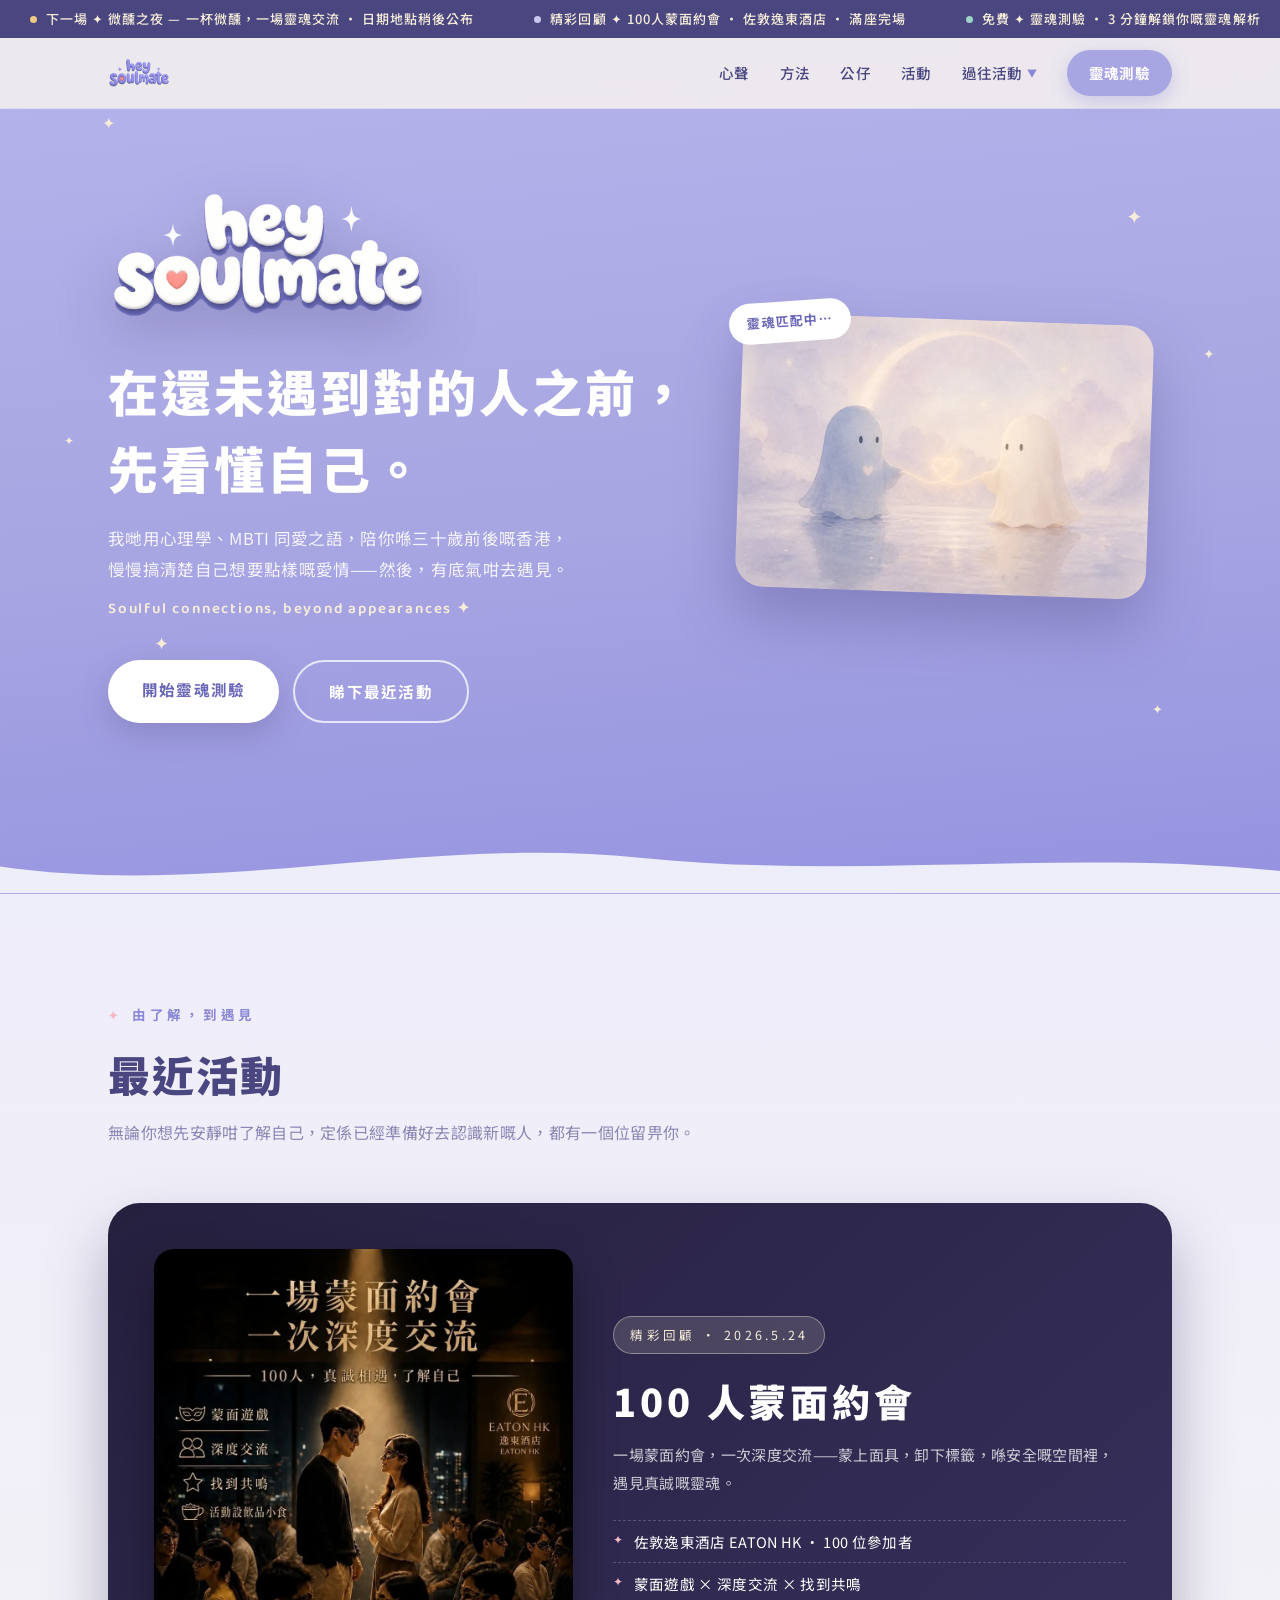
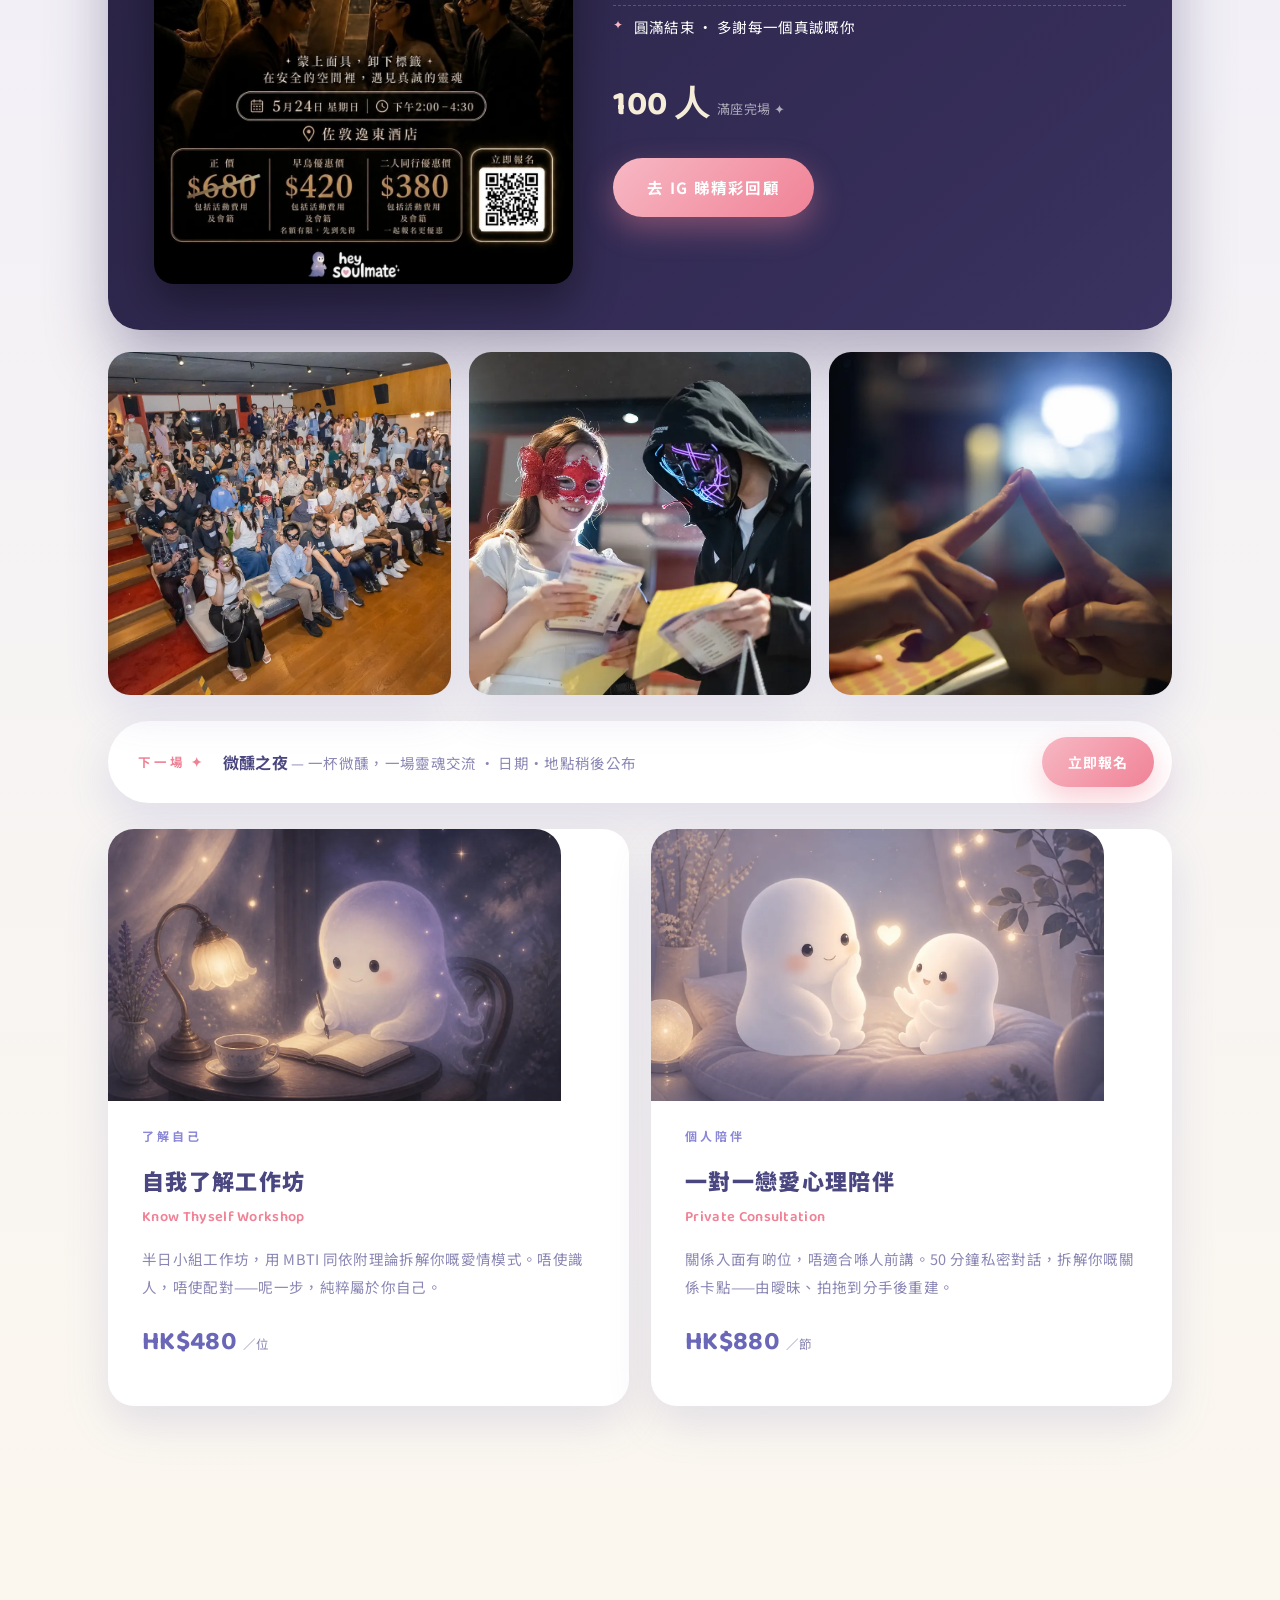
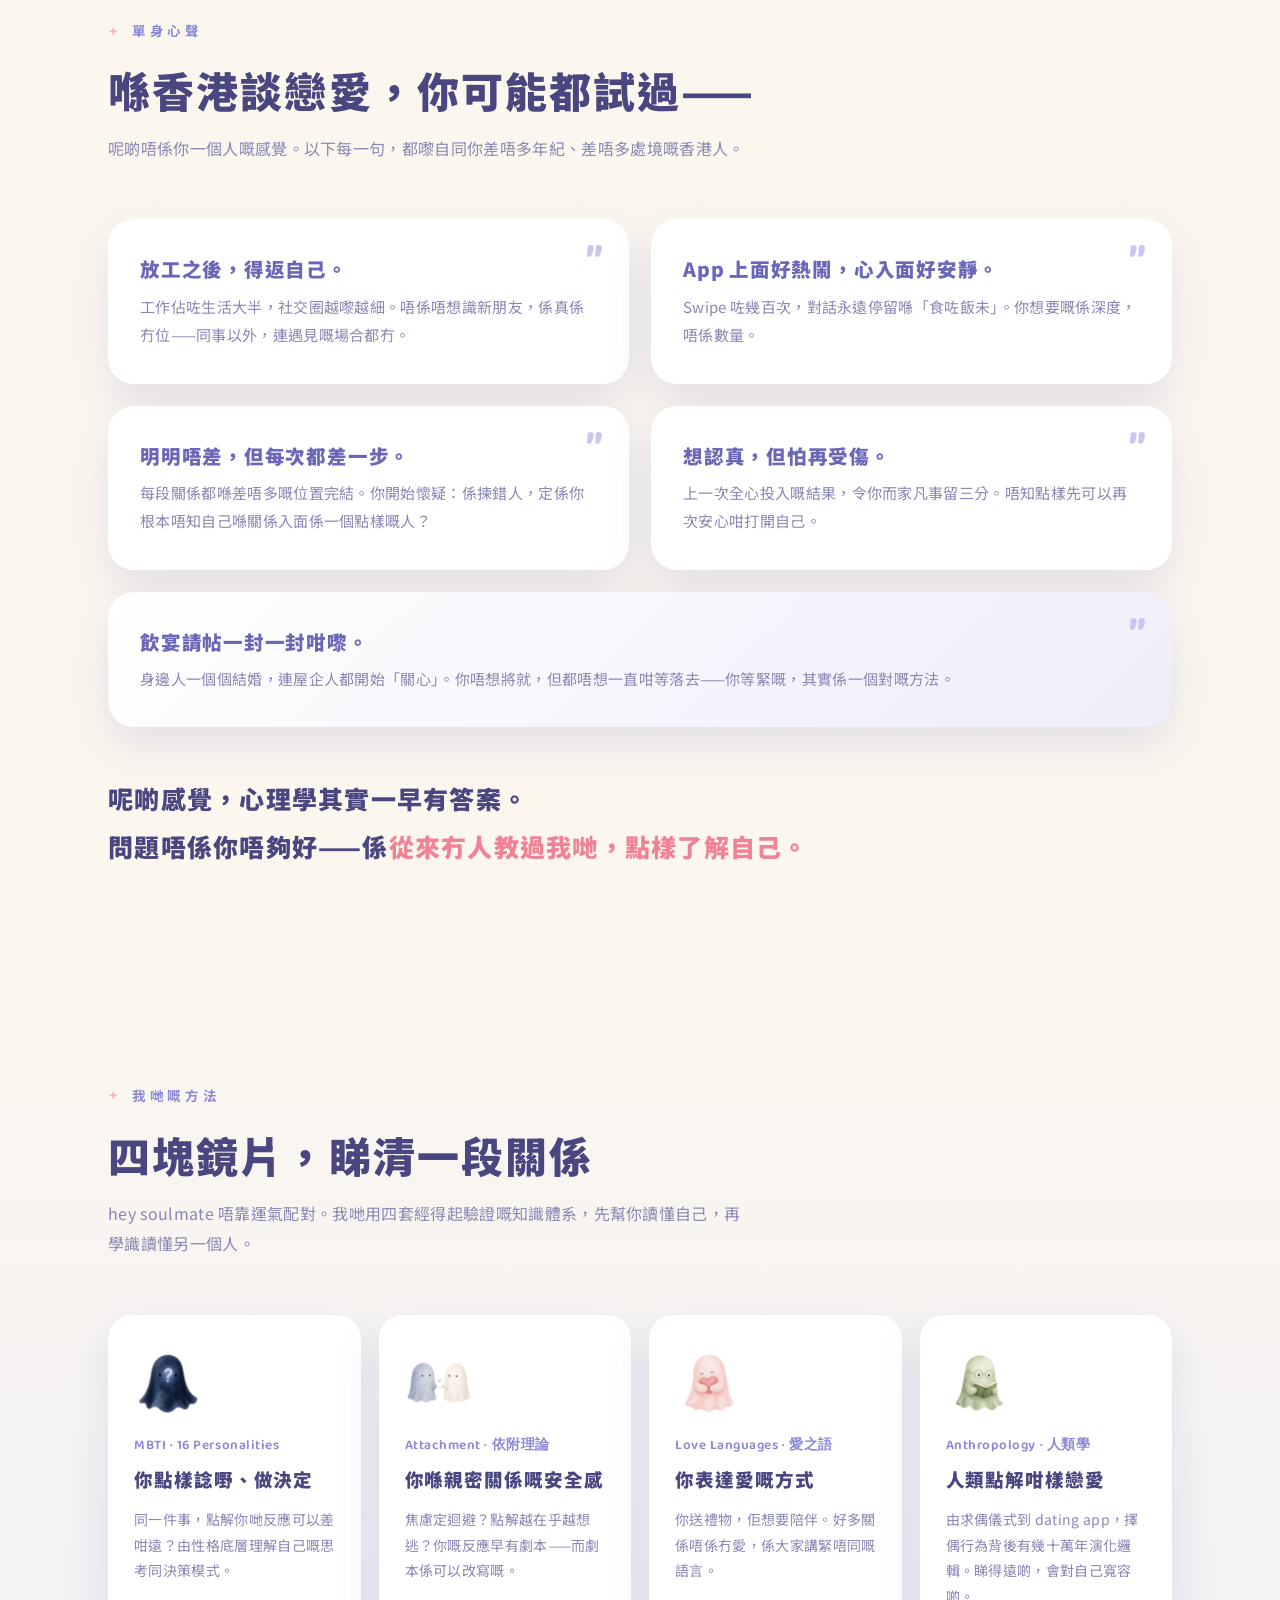
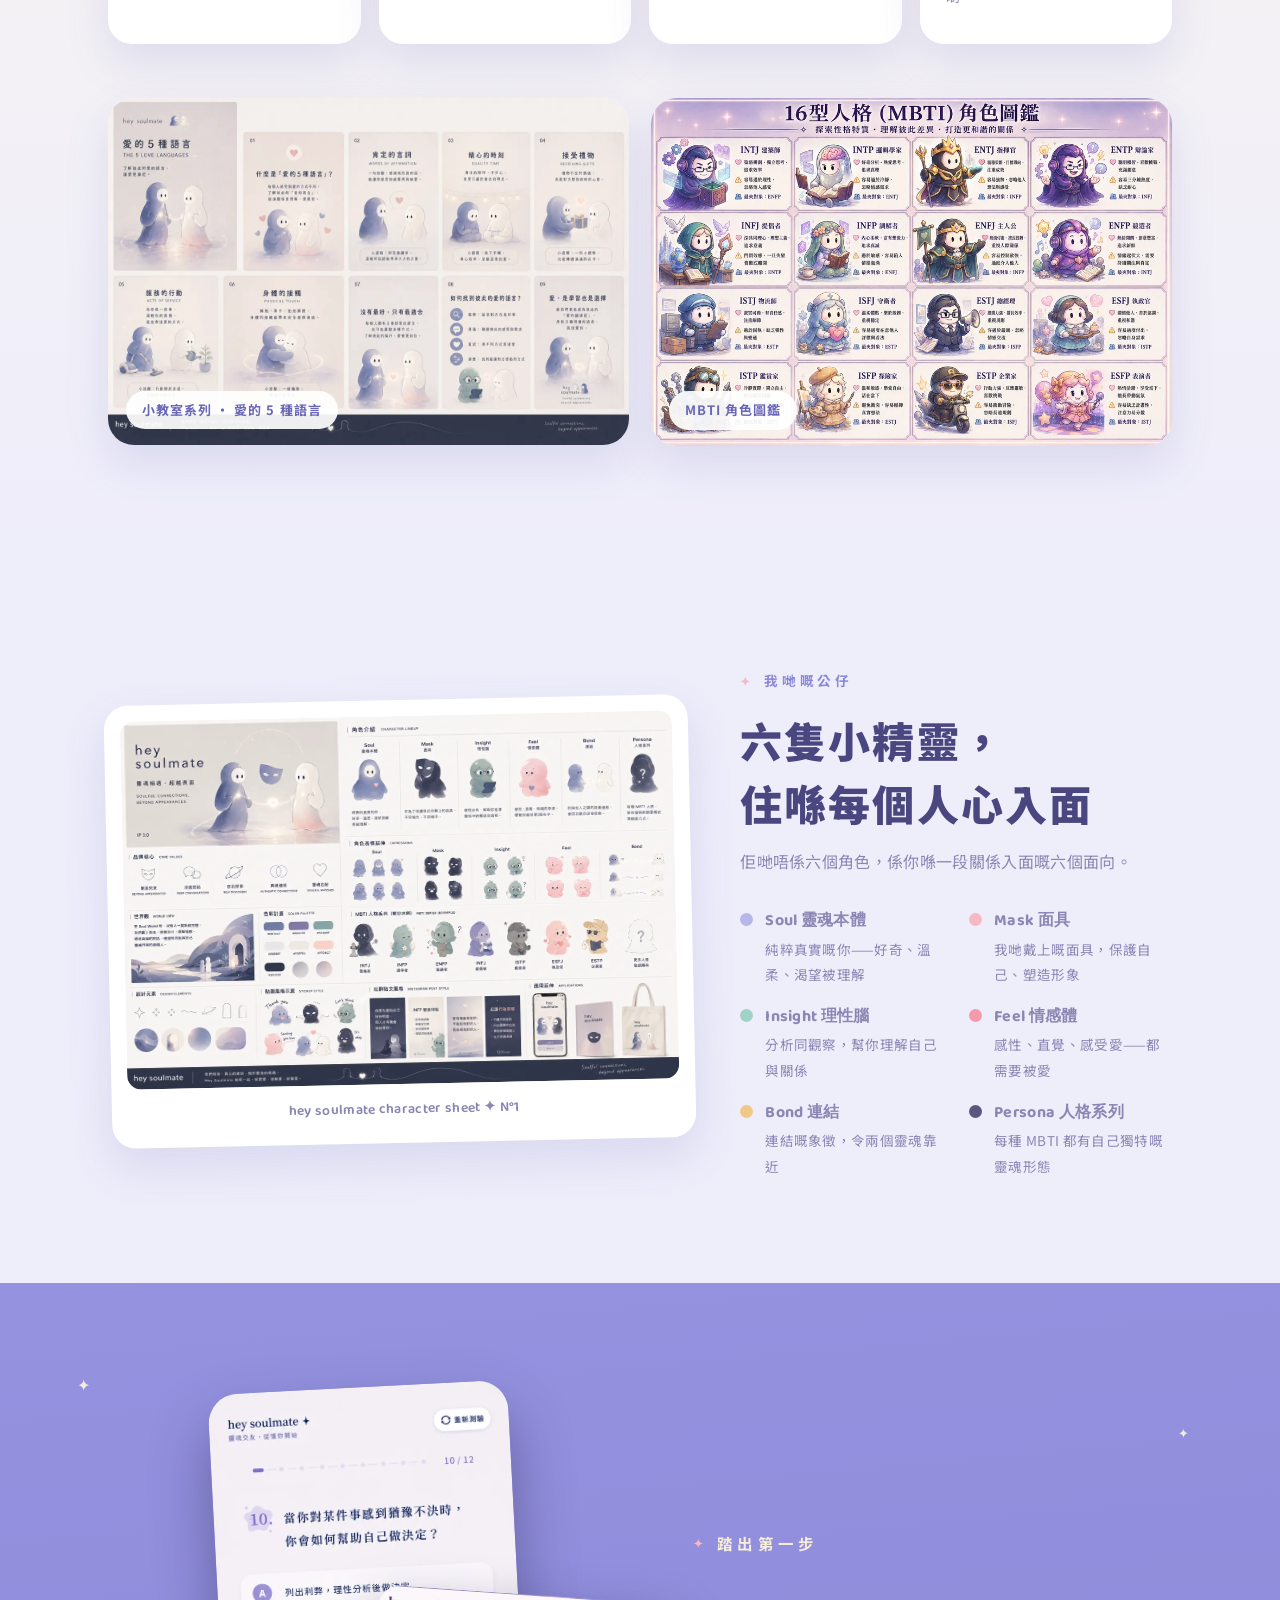
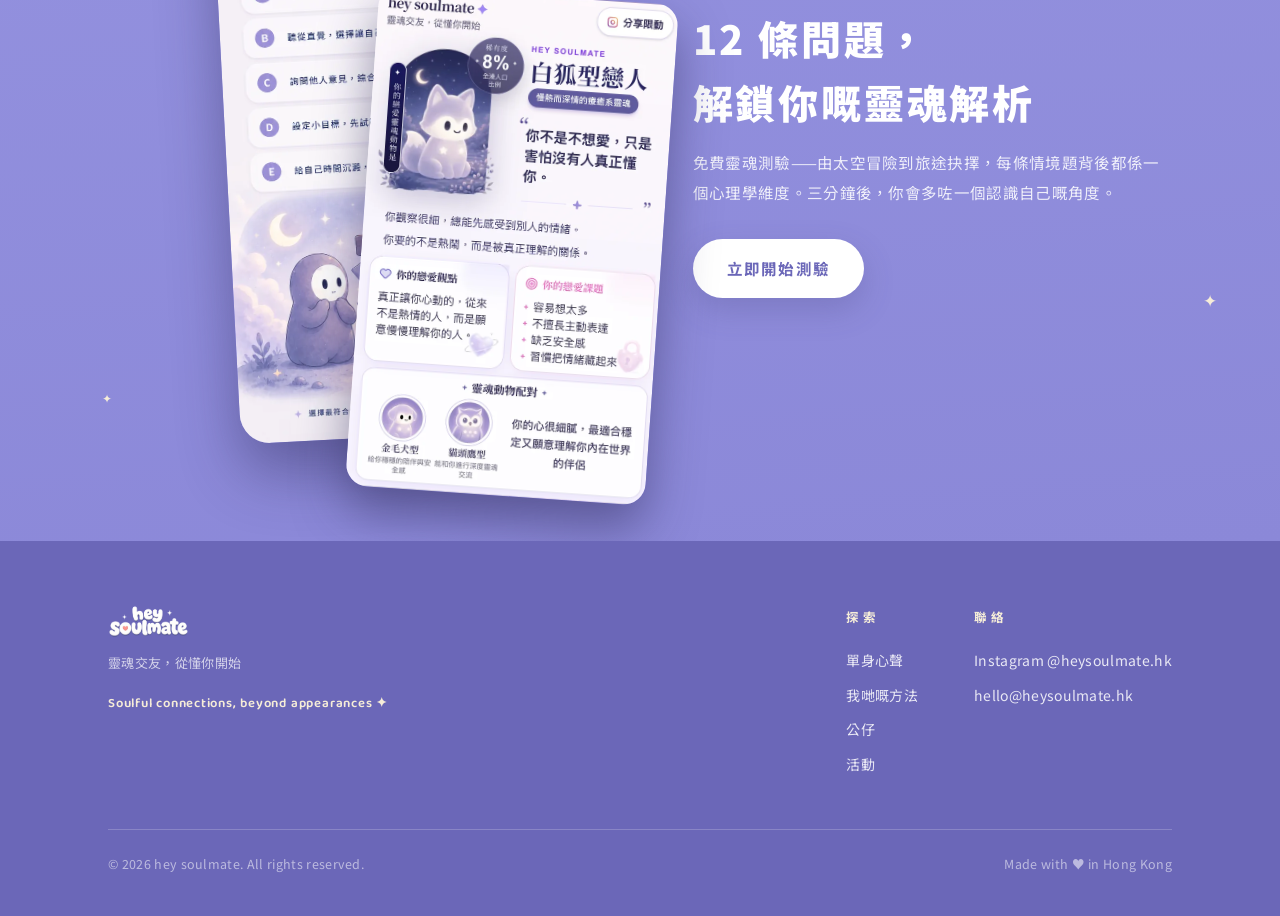
<file: index.html>
<!DOCTYPE html>
<html lang="zh-Hant-HK">
<head>
<meta charset="UTF-8">
<meta name="viewport" content="width=device-width, initial-scale=1.0">
<title>hey soulmate｜靈魂交友，從懂你開始</title>
<meta name="description" content="hey soulmate 用心理學、MBTI 同愛之語，陪你喺香港慢慢搞清楚自己想要點樣嘅愛情。靈魂測驗、深度晚宴、一對一戀愛心理陪伴。Soulful connections, beyond appearances.">
<link rel="icon" href="assets/logo-clean.webp">
<link rel="preconnect" href="https://fonts.googleapis.com">
<link rel="preconnect" href="https://fonts.gstatic.com" crossorigin>
<link href="https://fonts.googleapis.com/css2?family=Baloo+2:wght@500;600;700&family=Noto+Sans+TC:wght@300;400;500;700;900&display=swap" rel="stylesheet">
<style>
:root{
  --peri:#A8A6E2;        /* 品牌粉紫 */
  --peri-deep:#8B88D8;
  --peri-dark:#6B67B8;
  --peri-light:#C9C7F0;
  --peri-pale:#EEEDFA;
  --ink:#4A4680;         /* 深紫墨 */
  --ink-soft:#8A87B4;
  --cream:#FBF7EF;
  --star:#F6EDD8;
  --pink:#F08296;
  --pink-soft:#F7B8C4;
  --sans:'Noto Sans TC',sans-serif;
  --latin:'Baloo 2',cursive;
  --shadow:0 18px 44px rgba(107,103,184,.16);
}
*{margin:0;padding:0;box-sizing:border-box}
html{scroll-behavior:smooth;scroll-padding-top:130px}
body{font-family:var(--sans);font-weight:400;color:var(--ink);background:var(--cream);line-height:1.9;letter-spacing:.02em}
img,svg{display:block;max-width:100%}
a{color:inherit;text-decoration:none}
:focus-visible{outline:3px solid var(--pink);outline-offset:3px;border-radius:6px}

.wrap{max-width:1120px;margin:0 auto;padding:0 28px}
.eyebrow{display:inline-flex;align-items:center;gap:10px;font-size:13.5px;letter-spacing:.28em;color:var(--peri-deep);font-weight:700}
.eyebrow::before{content:"✦";font-size:12px;color:var(--pink-soft)}
h2.sec-title{font-weight:900;font-size:clamp(27px,4vw,42px);line-height:1.5;letter-spacing:.05em;margin:14px 0 12px}
.sec-lead{max-width:640px;color:var(--ink-soft);font-size:16px}
.en{font-family:var(--latin);letter-spacing:.01em}
.sec{padding:104px 0}

/* ---------- 活動走馬燈 ---------- */
.ticker{position:fixed;top:0;left:0;right:0;z-index:60;height:38px;background:var(--ink);overflow:hidden;display:flex;align-items:center}
.ticker-track{display:flex;flex:none;gap:0;white-space:nowrap;animation:tick 36s linear infinite}
.ticker:hover .ticker-track{animation-play-state:paused}
.ticker a{flex:none;display:inline-flex;align-items:center;gap:9px;padding:0 30px;font-size:13px;letter-spacing:.08em;color:var(--star);font-weight:500}
.ticker a:hover{color:#fff;text-decoration:underline;text-underline-offset:4px}
.ticker .tdot{width:7px;height:7px;border-radius:50%;flex:none}
.ticker .t-soon{background:#F0C987}
.ticker .t-open{background:#9ED3C5}
.ticker .t-past{background:var(--peri-light)}
@keyframes tick{from{transform:translateX(-50%)}to{transform:translateX(0)}}
@media (prefers-reduced-motion:reduce){.ticker-track{animation:none}}

/* ---------- Nav ---------- */
nav{position:fixed;top:38px;left:0;right:0;z-index:50;backdrop-filter:blur(16px);-webkit-backdrop-filter:blur(16px);background:rgba(251,247,239,.8);border-bottom:1px solid rgba(168,166,226,.25)}
.nav-inner{max-width:1120px;margin:0 auto;padding:12px 28px;display:flex;align-items:center;justify-content:space-between}
.nav-logo img{height:30px;width:auto}
.nav-logo{display:flex;align-items:center;gap:12px}
.nav-links{display:flex;gap:30px;align-items:center;font-size:14.5px;font-weight:500;color:var(--ink)}
.nav-links a:hover{color:var(--peri-deep)}
.nav-cta{background:var(--peri);color:#fff!important;padding:9px 22px;border-radius:999px;font-weight:700;box-shadow:0 6px 18px rgba(139,136,216,.35);transition:transform .25s,background .25s}
.nav-cta:hover{background:var(--peri-deep);transform:translateY(-1px)}
.nav-drop{position:relative}
.nav-drop-btn{font-family:inherit;font-size:14.5px;font-weight:500;color:var(--ink);background:none;border:0;cursor:pointer;display:flex;align-items:center;gap:5px;padding:0}
.nav-drop-btn .car{transition:transform .25s;font-size:10px;color:var(--peri-deep)}
.nav-drop:hover .nav-drop-btn,.nav-drop:focus-within .nav-drop-btn{color:var(--peri-deep)}
.nav-drop:hover .car,.nav-drop:focus-within .car{transform:rotate(180deg)}
.nav-drop-menu{position:absolute;top:calc(100% + 16px);right:0;background:#fff;border-radius:16px;box-shadow:var(--shadow);padding:8px;min-width:210px;opacity:0;visibility:hidden;transform:translateY(8px);transition:opacity .25s,transform .25s,visibility .25s;border:1px solid rgba(168,166,226,.2)}
.nav-drop-menu::before{content:"";position:absolute;top:-16px;left:0;right:0;height:16px}
.nav-drop:hover .nav-drop-menu,.nav-drop:focus-within .nav-drop-menu{opacity:1;visibility:visible;transform:translateY(0)}
.nav-drop-menu a{display:flex;align-items:center;gap:10px;padding:12px 14px;border-radius:11px;font-size:14px;font-weight:500;color:var(--ink)}
.nav-drop-menu a small{display:block;font-size:11.5px;color:var(--ink-soft);font-weight:400;margin-top:1px}
.nav-drop-menu a:hover{background:var(--peri-pale);color:var(--peri-dark)}
.nav-drop-menu .mdot{flex:none;width:9px;height:9px;border-radius:50%;background:var(--peri)}
@media (max-width:800px){.nav-links a:not(.nav-cta){display:none}.nav-drop{display:none}}

/* ---------- Hero ---------- */
header.hero{position:relative;overflow:hidden;color:#fff;background:linear-gradient(175deg,#B7B5EC 0%,#A8A6E2 55%,#9593E0 100%);padding:188px 0 0}
.hero-grid{display:grid;grid-template-columns:1.05fr .95fr;gap:48px;align-items:center;padding-bottom:110px}
.hero-logo{width:min(320px,62vw);filter:drop-shadow(0 18px 30px rgba(28,24,64,.22));margin-bottom:30px}
.hero h1{font-weight:900;font-size:clamp(30px,4.6vw,50px);line-height:1.55;letter-spacing:.06em;margin-bottom:16px;white-space:nowrap}
.hero-sub{color:rgba(255,255,255,.88);max-width:470px;font-size:16.5px;font-weight:400}
.hero-en{font-family:var(--latin);font-weight:600;font-size:15px;color:var(--star);letter-spacing:.12em;margin-top:10px}
.hero-ctas{display:flex;gap:14px;margin-top:36px;flex-wrap:wrap}
.btn{display:inline-block;padding:15px 34px;border-radius:999px;font-size:15.5px;font-weight:700;letter-spacing:.08em;transition:transform .25s,box-shadow .25s,background .25s}
.btn-white{background:#fff;color:var(--peri-dark);box-shadow:0 12px 30px rgba(74,70,128,.25)}
.btn-white:hover{transform:translateY(-2px)}
.btn-line{border:2px solid rgba(255,255,255,.75);color:#fff}
.btn-line:hover{background:rgba(255,255,255,.15)}
.hero-visual{position:relative}
.hero-visual img{border-radius:28px;box-shadow:0 30px 60px rgba(74,70,128,.35);transform:rotate(2deg)}
.hero-visual::after{content:"靈魂匹配中…";position:absolute;top:-18px;left:-10px;background:#fff;color:var(--peri-dark);font-size:13px;font-weight:700;letter-spacing:.1em;padding:8px 18px;border-radius:999px;box-shadow:var(--shadow);transform:rotate(-4deg)}
.stars{position:absolute;inset:0;pointer-events:none}
.stars span{position:absolute;color:var(--star);animation:twinkle 3.4s ease-in-out infinite}
@keyframes twinkle{0%,100%{opacity:.35;transform:scale(.85)}50%{opacity:1;transform:scale(1.1)}}
.hero-wave{display:block;width:100%;margin-top:-2px}
@media (max-width:880px){.hero-grid{grid-template-columns:1fr;gap:56px}.hero{padding-top:158px}}
@media (max-width:560px){.hero-logo{width:min(200px,54vw);margin-bottom:22px}.hero h1{font-size:clamp(21px,6.4vw,30px);letter-spacing:.04em}}
@media (prefers-reduced-motion:reduce){.stars span{animation:none}html{scroll-behavior:auto}}

/* ---------- 心聲 ---------- */
.confessions{margin-top:56px;display:grid;grid-template-columns:repeat(2,1fr);gap:22px}
.confession{background:#fff;border-radius:26px;padding:34px 32px;box-shadow:var(--shadow);position:relative}
.confession .qmark{font-family:var(--latin);font-size:44px;line-height:1;color:var(--peri-light);position:absolute;top:20px;right:26px;font-weight:700}
.confession h3{font-weight:900;font-size:19.5px;letter-spacing:.04em;line-height:1.6;margin-bottom:8px;color:var(--peri-dark)}
.confession p{color:var(--ink-soft);font-size:15px}
.confession.wide{grid-column:1/-1;background:linear-gradient(135deg,#fff, var(--peri-pale))}
@media (max-width:760px){.confessions{grid-template-columns:1fr}}
.confess-outro{margin-top:48px;font-weight:900;font-size:clamp(19px,2.6vw,25px);letter-spacing:.05em;line-height:1.9}
.confess-outro .pink{color:var(--pink)}

/* ---------- 方法 ---------- */
.sec-lens{background:linear-gradient(180deg,var(--cream), var(--peri-pale))}
.lens-grid{margin-top:56px;display:grid;grid-template-columns:repeat(4,1fr);gap:18px}
.lens{background:#fff;border-radius:24px;padding:34px 26px;box-shadow:var(--shadow);transition:transform .3s}
.lens:hover{transform:translateY(-6px)}
.lens .glyph{width:52px;height:52px;border-radius:50%;display:flex;align-items:center;justify-content:center;font-size:24px;margin-bottom:18px}
.lens .glyph-ip{width:68px;height:68px;object-fit:contain;margin-bottom:16px;transition:transform .3s}
.lens:hover .glyph-ip{transform:translateY(-4px) rotate(-3deg)}
.lens .en-label{font-family:var(--latin);font-weight:600;font-size:13.5px;color:var(--peri-deep);letter-spacing:.04em}
.lens h3{font-weight:900;font-size:18.5px;letter-spacing:.05em;margin:4px 0 10px}
.lens p{color:var(--ink-soft);font-size:14px;line-height:1.85}
@media (max-width:960px){.lens-grid{grid-template-columns:repeat(2,1fr)}}
@media (max-width:560px){.lens-grid{grid-template-columns:1fr}}
.works{margin-top:54px;display:grid;grid-template-columns:1fr 1fr;gap:22px;align-items:start}
.work{border-radius:26px;overflow:hidden;box-shadow:var(--shadow);position:relative;background:#fff}
.work img{width:100%;height:auto;object-fit:contain;display:block}
.work .cap{position:absolute;left:18px;bottom:16px;background:rgba(255,255,255,.92);color:var(--peri-dark);font-size:13px;font-weight:700;letter-spacing:.08em;padding:7px 16px;border-radius:999px}
@media (max-width:760px){.works{grid-template-columns:1fr}}

/* ---------- 公仔 ---------- */
.sec-ip{background:var(--peri-pale)}
.ip-grid{display:grid;grid-template-columns:1.15fr .85fr;gap:48px;align-items:center;margin-top:10px}
.ip-frame{background:#fff;padding:16px 16px 20px;border-radius:24px;box-shadow:var(--shadow);transform:rotate(-1.2deg)}
.ip-frame img{border-radius:14px}
.ip-frame .fcap{text-align:center;font-family:var(--latin);font-weight:600;font-size:14px;color:var(--ink-soft);margin-top:12px}
.cast{margin-top:30px;display:grid;grid-template-columns:repeat(2,1fr);gap:14px 26px}
.cast .who{display:flex;gap:12px;align-items:baseline}
.cast .dot{flex:none;width:13px;height:13px;border-radius:50%;transform:translateY(1px)}
.cast .who b{font-family:var(--latin);font-weight:700;font-size:16px}
.cast .who span{color:var(--ink-soft);font-size:13.5px}
@media (max-width:880px){.ip-grid{grid-template-columns:1fr}}

/* ---------- 體驗 ---------- */
.sec-exp{background:linear-gradient(180deg,var(--peri-pale),var(--cream))}
.event-hero{margin-top:56px;display:grid;grid-template-columns:.9fr 1.1fr;gap:40px;align-items:center;background:linear-gradient(140deg,#26203F,#3A3260);border-radius:32px;padding:46px;color:#fff;box-shadow:0 30px 60px rgba(58,50,96,.35)}
.event-hero img{border-radius:20px;box-shadow:0 20px 44px rgba(0,0,0,.4);width:100%;display:block}
.event-hero .tag{display:inline-block;background:rgba(246,237,216,.15);border:1px solid rgba(246,237,216,.4);color:var(--star);font-size:12.5px;letter-spacing:.26em;padding:6px 16px;border-radius:999px;margin-bottom:18px}
.event-hero h3{font-weight:900;font-size:clamp(26px,3.4vw,38px);letter-spacing:.1em;line-height:1.5}
.event-hero .sub{color:rgba(255,255,255,.75);font-size:15px;margin:12px 0 22px}
.event-hero ul{list-style:none;margin-bottom:26px}
.event-hero li{padding:7px 0;border-top:1px dashed rgba(255,255,255,.2);font-size:14.5px;display:flex;gap:10px}
.event-hero li::before{content:"✦";color:var(--pink-soft);font-size:12px}
.event-hero .price{font-family:var(--latin);font-weight:700;font-size:34px;color:var(--star)}
.event-hero .price small{font-family:var(--sans);font-weight:400;font-size:13px;color:rgba(255,255,255,.6);margin-left:8px}
.btn-pink{background:linear-gradient(135deg,var(--pink-soft),var(--pink));color:#fff;box-shadow:0 12px 30px rgba(240,130,150,.4)}
.btn-pink:hover{transform:translateY(-2px)}
@media (max-width:880px){.event-hero{grid-template-columns:1fr;padding:30px}}
.recap-grid{margin-top:22px;display:grid;grid-template-columns:repeat(3,1fr);gap:18px}
.recap-grid img{border-radius:22px;box-shadow:var(--shadow);aspect-ratio:1;object-fit:cover;width:100%}
@media (max-width:640px){.recap-grid{grid-template-columns:1fr;max-width:420px;margin-left:auto;margin-right:auto}}
.next-event{margin-top:26px;background:#fff;border-radius:999px;box-shadow:var(--shadow);padding:16px 18px 16px 30px;display:flex;align-items:center;gap:18px;flex-wrap:wrap}
.next-event .ne-tag{flex:none;font-size:12.5px;letter-spacing:.22em;font-weight:700;color:var(--pink)}
.next-event .ne-info{flex:1;min-width:240px;font-size:14.5px;color:var(--ink-soft)}
.next-event .ne-info b{color:var(--ink);font-size:16px}
.next-event .btn{padding:12px 26px;font-size:14px}
@media (max-width:760px){.next-event{border-radius:28px}}
.exp-grid{margin-top:26px;display:grid;grid-template-columns:repeat(2,1fr);gap:22px}
.exp{background:#fff;border-radius:26px;padding:38px 34px;box-shadow:var(--shadow);display:flex;flex-direction:column}
.exp .exp-img{width:calc(100% + 68px);margin:-38px -34px 24px;border-radius:26px 26px 0 0;aspect-ratio:5/3;object-fit:cover}
.exp .tag{font-size:12px;letter-spacing:.26em;color:var(--peri-deep);font-weight:700;margin-bottom:12px}
.exp h3{font-weight:900;font-size:22px;letter-spacing:.06em}
.exp .exp-en{font-family:var(--latin);font-weight:600;font-size:14.5px;color:var(--pink);margin:2px 0 14px}
.exp p{color:var(--ink-soft);font-size:14.5px;flex:1}
.exp .price{font-family:var(--latin);font-weight:700;font-size:26px;color:var(--peri-dark);margin-top:18px}
.exp .price small{font-family:var(--sans);font-weight:400;font-size:12.5px;color:var(--ink-soft);margin-left:6px}
@media (max-width:760px){.exp-grid{grid-template-columns:1fr}}

/* ---------- 測驗 ---------- */
.sec-quiz{background:linear-gradient(175deg,#9593E0,#8B88D8);color:#fff;position:relative;overflow:hidden}
.quiz-grid{display:grid;grid-template-columns:1fr .9fr;gap:52px;align-items:center}
.quiz-shots{position:relative;display:flex;justify-content:center}
.quiz-shots .phone{width:min(300px,60vw);border-radius:30px;box-shadow:0 30px 60px rgba(42,38,84,.45);transform:rotate(-3deg)}
.quiz-shots .card{position:absolute;width:min(300px,52vw);right:-4%;bottom:-9%;border-radius:22px;box-shadow:0 24px 50px rgba(42,38,84,.5);transform:rotate(4deg)}
.sec-quiz h2{font-weight:900;font-size:clamp(26px,3.8vw,40px);letter-spacing:.07em;line-height:1.6;margin:16px 0 14px}
.sec-quiz p{color:rgba(255,255,255,.85);max-width:480px;font-size:15.5px;margin-bottom:32px}
.sec-quiz .eyebrow{color:var(--star)}
@media (max-width:880px){.quiz-grid{grid-template-columns:1fr;gap:70px}}

/* ---------- Footer ---------- */
footer{background:var(--peri-dark);color:rgba(255,255,255,.85);padding:64px 0 40px;font-size:14px}
.foot-grid{display:flex;justify-content:space-between;align-items:flex-start;gap:40px;flex-wrap:wrap}
.foot-brand img{height:34px;width:auto;margin-bottom:12px}
.foot-brand .line{font-size:13px;color:rgba(255,255,255,.7)}
.foot-en{font-family:var(--latin);font-weight:600;font-size:13px;color:var(--star);letter-spacing:.06em}
.foot-links{display:flex;gap:56px;flex-wrap:wrap}
.foot-links h4{font-size:12.5px;letter-spacing:.28em;color:var(--star);font-weight:700;margin-bottom:14px}
.foot-links ul{list-style:none}
.foot-links li{padding:4px 0}
.foot-links a:hover{color:#fff;text-decoration:underline}
.copyright{margin-top:48px;padding-top:22px;border-top:1px solid rgba(255,255,255,.2);display:flex;justify-content:space-between;flex-wrap:wrap;gap:10px;font-size:12.5px;color:rgba(255,255,255,.55)}
</style>
</head>
<body>

<div class="ticker" aria-label="活動快訊">
  <div class="ticker-track">
    <a href="#experience"><span class="tdot t-soon"></span>下一場 ✦ 微醺之夜 — 一杯微醺，一場靈魂交流 · 日期地點稍後公布</a>
    <a href="events/masked-dating.html"><span class="tdot t-past"></span>精彩回顧 ✦ 100人蒙面約會 · 佐敦逸東酒店 · 滿座完場</a>
    <a href="https://heysoulmate-quiz.zeabur.app/" target="_blank" rel="noopener"><span class="tdot t-open"></span>免費 ✦ 靈魂測驗 · 3 分鐘解鎖你嘅靈魂解析</a>
    <a href="#experience"><span class="tdot t-open"></span>報名中 ✦ 自我了解工作坊 HK$480 · 一對一戀愛心理陪伴 HK$880</a>
    <a href="#experience"><span class="tdot t-soon"></span>下一場 ✦ 微醺之夜 — 一杯微醺，一場靈魂交流 · 日期地點稍後公布</a>
    <a href="events/masked-dating.html"><span class="tdot t-past"></span>精彩回顧 ✦ 100人蒙面約會 · 佐敦逸東酒店 · 滿座完場</a>
    <a href="https://heysoulmate-quiz.zeabur.app/" target="_blank" rel="noopener"><span class="tdot t-open"></span>免費 ✦ 靈魂測驗 · 3 分鐘解鎖你嘅靈魂解析</a>
    <a href="#experience"><span class="tdot t-open"></span>報名中 ✦ 自我了解工作坊 HK$480 · 一對一戀愛心理陪伴 HK$880</a>
  </div>
</div>

<nav aria-label="主導覽">
  <div class="nav-inner">
    <a class="nav-logo" href="#top"><img src="assets/logo-wordmark-periwinkle.webp" alt="hey soulmate"></a>
    <div class="nav-links">
      <a href="#voices">心聲</a>
      <a href="#lens">方法</a>
      <a href="#ip">公仔</a>
      <a href="#experience">活動</a>
      <div class="nav-drop">
        <button class="nav-drop-btn" type="button" aria-haspopup="true">過往活動 <span class="car">▼</span></button>
        <div class="nav-drop-menu">
          <a href="events/masked-dating.html"><span class="mdot"></span><span>100人蒙面約會<small>2026.5.24 · 佐敦逸東酒店</small></span></a>
        </div>
      </div>
      <a class="nav-cta" href="#quiz">靈魂測驗</a>
    </div>
  </div>
</nav>

<header class="hero" id="top">
  <div class="stars" aria-hidden="true">
    <span style="top:12%;left:8%;font-size:16px">✦</span>
    <span style="top:22%;left:88%;font-size:20px;animation-delay:.8s">✦</span>
    <span style="top:8%;left:55%;font-size:12px;animation-delay:1.6s">✦</span>
    <span style="top:48%;left:5%;font-size:12px;animation-delay:2.2s">✦</span>
    <span style="top:38%;left:94%;font-size:14px;animation-delay:.4s">✦</span>
    <span style="top:70%;left:12%;font-size:18px;animation-delay:1.2s">✦</span>
    <span style="top:78%;left:90%;font-size:13px;animation-delay:2.6s">✦</span>
  </div>
  <div class="wrap hero-grid">
    <div>
      <img class="hero-logo" src="assets/logo-wordmark-white.webp" alt="hey soulmate">
      <h1>在還未遇到對的人之前，<br>先看懂自己。</h1>
      <p class="hero-sub">我哋用心理學、MBTI 同愛之語，陪你喺三十歲前後嘅香港，慢慢搞清楚自己想要點樣嘅愛情——然後，有底氣咁去遇見。</p>
      <p class="hero-en">Soulful connections, beyond appearances ✦</p>
      <div class="hero-ctas">
        <a class="btn btn-white" href="https://heysoulmate-quiz.zeabur.app/" target="_blank" rel="noopener">開始靈魂測驗</a>
        <a class="btn btn-line" href="#experience">睇下最近活動</a>
      </div>
    </div>
    <div class="hero-visual">
      <img src="assets/hero-spirits.webp" alt="兩隻小精靈喺星空雲海上，一齊捧住一顆發光嘅粉紅心">
    </div>
  </div>
  <svg class="hero-wave" viewBox="0 0 1440 70" preserveAspectRatio="none" aria-hidden="true"><path d="M0,40 C240,75 480,5 720,30 C960,55 1200,20 1440,45 L1440,70 L0,70 Z" fill="#EEEDFA"/></svg>
</header>

<section class="sec sec-exp" id="experience">
  <div class="wrap">
    <p class="eyebrow">由了解，到遇見</p>
    <h2 class="sec-title">最近活動</h2>
    <p class="sec-lead">無論你想先安靜咁了解自己，定係已經準備好去認識新嘅人，都有一個位留畀你。</p>

    <div class="event-hero">
      <img src="assets/masked-poster-gold.webp" alt="一場蒙面約會，一次深度交流：100 人蒙面約會活動海報，佐敦逸東酒店 EATON HK" loading="lazy" decoding="async">
      <div>
        <span class="tag">精彩回顧 · 2026.5.24</span>
        <h3>100 人蒙面約會</h3>
        <p class="sub">一場蒙面約會，一次深度交流——蒙上面具，卸下標籤，喺安全嘅空間裡，遇見真誠嘅靈魂。</p>
        <ul>
          <li>佐敦逸東酒店 EATON HK · 100 位參加者</li>
          <li>蒙面遊戲 × 深度交流 × 找到共鳴</li>
          <li>圓滿結束 · 多謝每一個真誠嘅你</li>
        </ul>
        <p class="price">100 人<small>滿座完場 ✦</small></p>
        <div style="margin-top:20px"><a class="btn btn-pink" href="https://www.instagram.com/heysoulmate.hk" target="_blank" rel="noopener">去 IG 睇精彩回顧</a></div>
      </div>
    </div>

    <div class="recap-grid">
      <img src="assets/photo-group.webp" alt="100 人蒙面約會現場大合照，佐敦逸東酒店" loading="lazy" decoding="async">
      <img src="assets/photo-mask1.webp" alt="蒙面約會參加者，發光面具對話一刻" loading="lazy" decoding="async">
      <img src="assets/photo-hands.webp" alt="兩位參加者手指相觸，砌成心形" loading="lazy" decoding="async">
    </div>

    <div class="next-event">
      <span class="ne-tag">下一場 ✦</span>
      <div class="ne-info">
        <b>微醺之夜</b> — 一杯微醺，一場靈魂交流 · 日期・地點稍後公布
      </div>
      <a class="btn btn-pink" href="https://www.instagram.com/heysoulmate.hk" target="_blank" rel="noopener">立即報名</a>
    </div>

    <div class="exp-grid">
      <article class="exp">
        <img class="exp-img" src="assets/card-workshop.webp" alt="小精靈喺暖燈下寫緊 journal，旁邊有一杯茶" loading="lazy" decoding="async">
        <p class="tag">了解自己</p>
        <h3>自我了解工作坊</h3>
        <p class="exp-en">Know Thyself Workshop</p>
        <p>半日小組工作坊，用 MBTI 同依附理論拆解你嘅愛情模式。唔使識人，唔使配對——呢一步，純粹屬於你自己。</p>
        <p class="price">HK$480<small>／位</small></p>
      </article>
      <article class="exp">
        <img class="exp-img" src="assets/card-consult.webp" alt="兩隻小精靈坐喺軟墊上傾心事，細隻嗰隻講緊心入面嘅愛" loading="lazy" decoding="async">
        <p class="tag">個人陪伴</p>
        <h3>一對一戀愛心理陪伴</h3>
        <p class="exp-en">Private Consultation</p>
        <p>關係入面有啲位，唔適合喺人前講。50 分鐘私密對話，拆解你嘅關係卡點——由曖昧、拍拖到分手後重建。</p>
        <p class="price">HK$880<small>／節</small></p>
      </article>
    </div>
  </div>
</section>


<section class="sec" id="voices">
  <div class="wrap">
    <p class="eyebrow">單身心聲</p>
    <h2 class="sec-title">喺香港談戀愛，你可能都試過——</h2>
    <p class="sec-lead">呢啲唔係你一個人嘅感覺。以下每一句，都嚟自同你差唔多年紀、差唔多處境嘅香港人。</p>

    <div class="confessions">
      <article class="confession">
        <span class="qmark" aria-hidden="true">”</span>
        <h3>放工之後，得返自己。</h3>
        <p>工作佔咗生活大半，社交圈越嚟越細。唔係唔想識新朋友，係真係冇位——同事以外，連遇見嘅場合都冇。</p>
      </article>
      <article class="confession">
        <span class="qmark" aria-hidden="true">”</span>
        <h3>App 上面好熱鬧，心入面好安靜。</h3>
        <p>Swipe 咗幾百次，對話永遠停留喺「食咗飯未」。你想要嘅係深度，唔係數量。</p>
      </article>
      <article class="confession">
        <span class="qmark" aria-hidden="true">”</span>
        <h3>明明唔差，但每次都差一步。</h3>
        <p>每段關係都喺差唔多嘅位置完結。你開始懷疑：係揀錯人，定係你根本唔知自己喺關係入面係一個點樣嘅人？</p>
      </article>
      <article class="confession">
        <span class="qmark" aria-hidden="true">”</span>
        <h3>想認真，但怕再受傷。</h3>
        <p>上一次全心投入嘅結果，令你而家凡事留三分。唔知點樣先可以再次安心咁打開自己。</p>
      </article>
      <article class="confession wide">
        <span class="qmark" aria-hidden="true">”</span>
        <h3>飲宴請帖一封一封咁嚟。</h3>
        <p>身邊人一個個結婚，連屋企人都開始「關心」。你唔想將就，但都唔想一直咁等落去——你等緊嘅，其實係一個對嘅方法。</p>
      </article>
    </div>

    <p class="confess-outro">呢啲感覺，心理學其實一早有答案。<br>問題唔係你唔夠好——係<span class="pink">從來冇人教過我哋，點樣了解自己。</span></p>
  </div>
</section>

<section class="sec sec-lens" id="lens">
  <div class="wrap">
    <p class="eyebrow">我哋嘅方法</p>
    <h2 class="sec-title">四塊鏡片，睇清一段關係</h2>
    <p class="sec-lead">hey soulmate 唔靠運氣配對。我哋用四套經得起驗證嘅知識體系，先幫你讀懂自己，再學識讀懂另一個人。</p>

    <div class="lens-grid">
      <article class="lens">
        <img class="glyph-ip" src="assets/icon-persona.webp" alt="Persona 人格系列小精靈" loading="lazy" decoding="async">
        <p class="en-label">MBTI · 16 Personalities</p>
        <h3>你點樣諗嘢、做決定</h3>
        <p>同一件事，點解你哋反應可以差咁遠？由性格底層理解自己嘅思考同決策模式。</p>
      </article>
      <article class="lens">
        <img class="glyph-ip" src="assets/icon-bond.webp" alt="Bond 連結小精靈：紅線牽住兩隻精靈" loading="lazy" decoding="async">
        <p class="en-label">Attachment · 依附理論</p>
        <h3>你喺親密關係嘅安全感</h3>
        <p>焦慮定迴避？點解越在乎越想逃？你嘅反應早有劇本——而劇本係可以改寫嘅。</p>
      </article>
      <article class="lens">
        <img class="glyph-ip" src="assets/icon-feel.webp" alt="Feel 情感體小精靈攬住心心" loading="lazy" decoding="async">
        <p class="en-label">Love Languages · 愛之語</p>
        <h3>你表達愛嘅方式</h3>
        <p>你送禮物，佢想要陪伴。好多關係唔係冇愛，係大家講緊唔同嘅語言。</p>
      </article>
      <article class="lens">
        <img class="glyph-ip" src="assets/icon-insight.webp" alt="Insight 理性腦小精靈戴眼鏡睇書" loading="lazy" decoding="async">
        <p class="en-label">Anthropology · 人類學</p>
        <h3>人類點解咁樣戀愛</h3>
        <p>由求偶儀式到 dating app，擇偶行為背後有幾十萬年演化邏輯。睇得遠啲，會對自己寬容啲。</p>
      </article>
    </div>

    <div class="works">
      <figure class="work">
        <img src="assets/post-love-languages.webp" alt="hey soulmate IG post：愛的 5 種語言系列，小精靈公仔示範每種愛之語" loading="lazy" decoding="async">
        <figcaption class="cap">小教室系列 · 愛的 5 種語言</figcaption>
      </figure>
      <figure class="work">
        <img src="assets/mbti-main.webp" alt="16 型人格 MBTI 角色圖鑑" loading="lazy" decoding="async">
        <figcaption class="cap">MBTI 角色圖鑑</figcaption>
      </figure>
    </div>
  </div>
</section>

<section class="sec sec-ip" id="ip">
  <div class="wrap ip-grid">
    <div class="ip-frame">
      <img src="assets/ip-sheet.webp" alt="hey soulmate 公仔設定集：Soul、Mask、Insight、Feel、Bond、Persona 六隻粉彩小精靈" loading="lazy" decoding="async">
      <p class="fcap">hey soulmate character sheet ✦ N°1</p>
    </div>
    <div>
      <p class="eyebrow">我哋嘅公仔</p>
      <h2 class="sec-title">六隻小精靈，<br>住喺每個人心入面</h2>
      <p class="sec-lead">佢哋唔係六個角色，係你喺一段關係入面嘅六個面向。</p>
      <div class="cast">
        <p class="who"><span class="dot" style="background:#B9B6EC"></span><span><b>Soul 靈魂本體</b><br><span>純粹真實嘅你——好奇、溫柔、渴望被理解</span></span></p>
        <p class="who"><span class="dot" style="background:#F7B8C4"></span><span><b>Mask 面具</b><br><span>我哋戴上嘅面具，保護自己、塑造形象</span></span></p>
        <p class="who"><span class="dot" style="background:#9ED3C5"></span><span><b>Insight 理性腦</b><br><span>分析同觀察，幫你理解自己與關係</span></span></p>
        <p class="who"><span class="dot" style="background:#F49BAB"></span><span><b>Feel 情感體</b><br><span>感性、直覺、感受愛——都需要被愛</span></span></p>
        <p class="who"><span class="dot" style="background:#F0C987"></span><span><b>Bond 連結</b><br><span>連結嘅象徵，令兩個靈魂靠近</span></span></p>
        <p class="who"><span class="dot" style="background:#5B5680"></span><span><b>Persona 人格系列</b><br><span>每種 MBTI 都有自己獨特嘅靈魂形態</span></span></p>
      </div>
    </div>
  </div>
</section>
<section class="sec sec-quiz" id="quiz">
  <div class="stars" aria-hidden="true">
    <span style="top:10%;left:6%;font-size:16px">✦</span>
    <span style="top:16%;left:92%;font-size:13px;animation-delay:1s">✦</span>
    <span style="top:82%;left:8%;font-size:12px;animation-delay:2s">✦</span>
    <span style="top:70%;left:94%;font-size:17px;animation-delay:.5s">✦</span>
  </div>
  <div class="wrap quiz-grid">
    <div class="quiz-shots">
      <img class="phone" src="assets/quiz-phone.webp" alt="靈魂測驗手機畫面：第 10 題，兩隻小精靈喺月光下睇路牌" loading="lazy" decoding="async">
      <img class="card" src="assets/quiz-result.webp" alt="靈魂測驗結果卡：一隻小精靈喺聚光燈下發光，解鎖專屬靈魂解析" loading="lazy" decoding="async">
    </div>
    <div>
      <p class="eyebrow">踏出第一步</p>
      <h2>12 條問題，<br>解鎖你嘅靈魂解析</h2>
      <p>免費靈魂測驗——由太空冒險到旅途抉擇，每條情境題背後都係一個心理學維度。三分鐘後，你會多咗一個認識自己嘅角度。</p>
      <a class="btn btn-white" href="https://heysoulmate-quiz.zeabur.app/" target="_blank" rel="noopener">立即開始測驗</a>
    </div>
  </div>
</section>

<footer>
  <div class="wrap">
    <div class="foot-grid">
      <div>
        <div class="foot-brand">
          <img src="assets/logo-wordmark-white.webp" alt="hey soulmate" loading="lazy" decoding="async">
          <p class="line">靈魂交友，從懂你開始</p>
        </div>
        <p class="foot-en" style="margin-top:16px">Soulful connections, beyond appearances ✦</p>
      </div>
      <div class="foot-links">
        <div>
          <h4>探索</h4>
          <ul>
            <li><a href="#voices">單身心聲</a></li>
            <li><a href="#lens">我哋嘅方法</a></li>
            <li><a href="#ip">公仔</a></li>
            <li><a href="#experience">活動</a></li>
          </ul>
        </div>
        <div>
          <h4>聯絡</h4>
          <ul>
            <li><a href="https://www.instagram.com/heysoulmate.hk" target="_blank" rel="noopener">Instagram @heysoulmate.hk</a></li>
            <li><a href="mailto:hello@heysoulmate.hk">hello@heysoulmate.hk</a></li>
          </ul>
        </div>
      </div>
    </div>
    <div class="copyright">
      <p>© 2026 hey soulmate. All rights reserved.</p>
      <p>Made with ♥ in Hong Kong</p>
    </div>
  </div>
</footer>

</body>
</html>
</file>
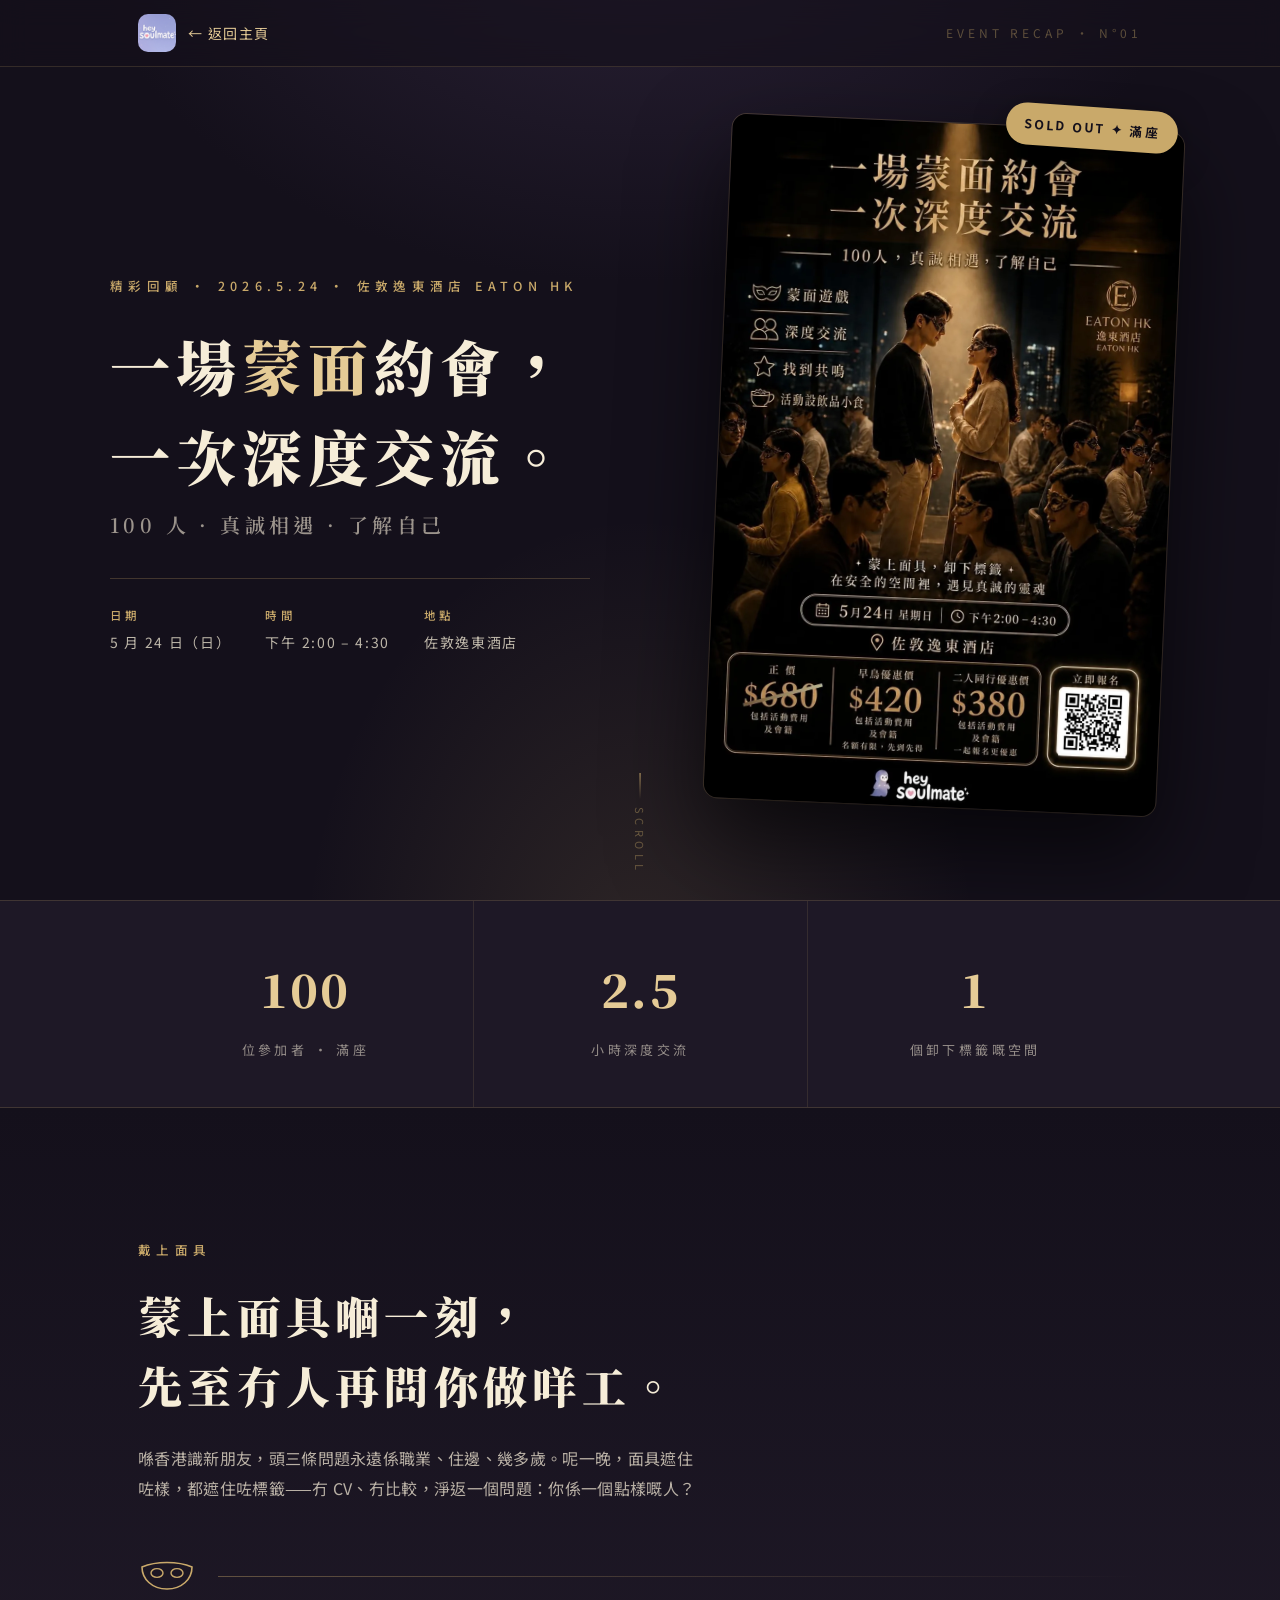
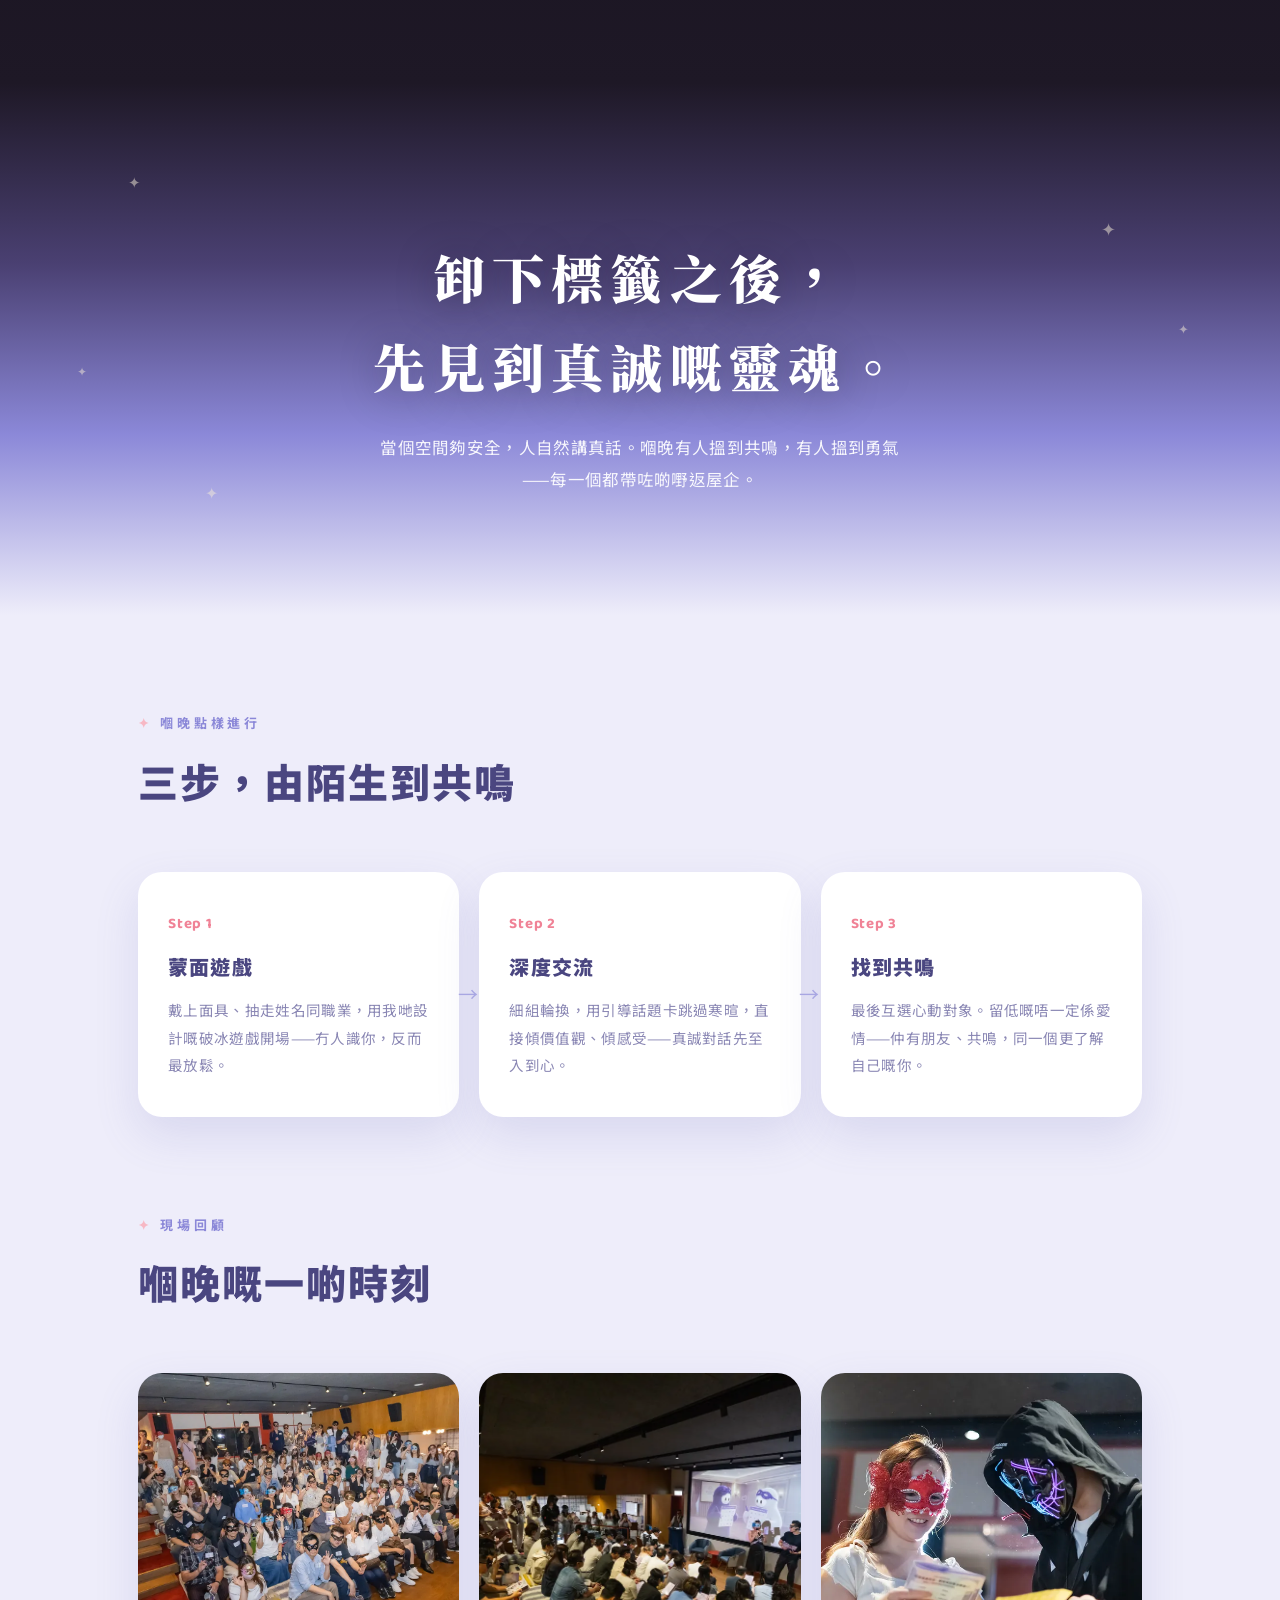
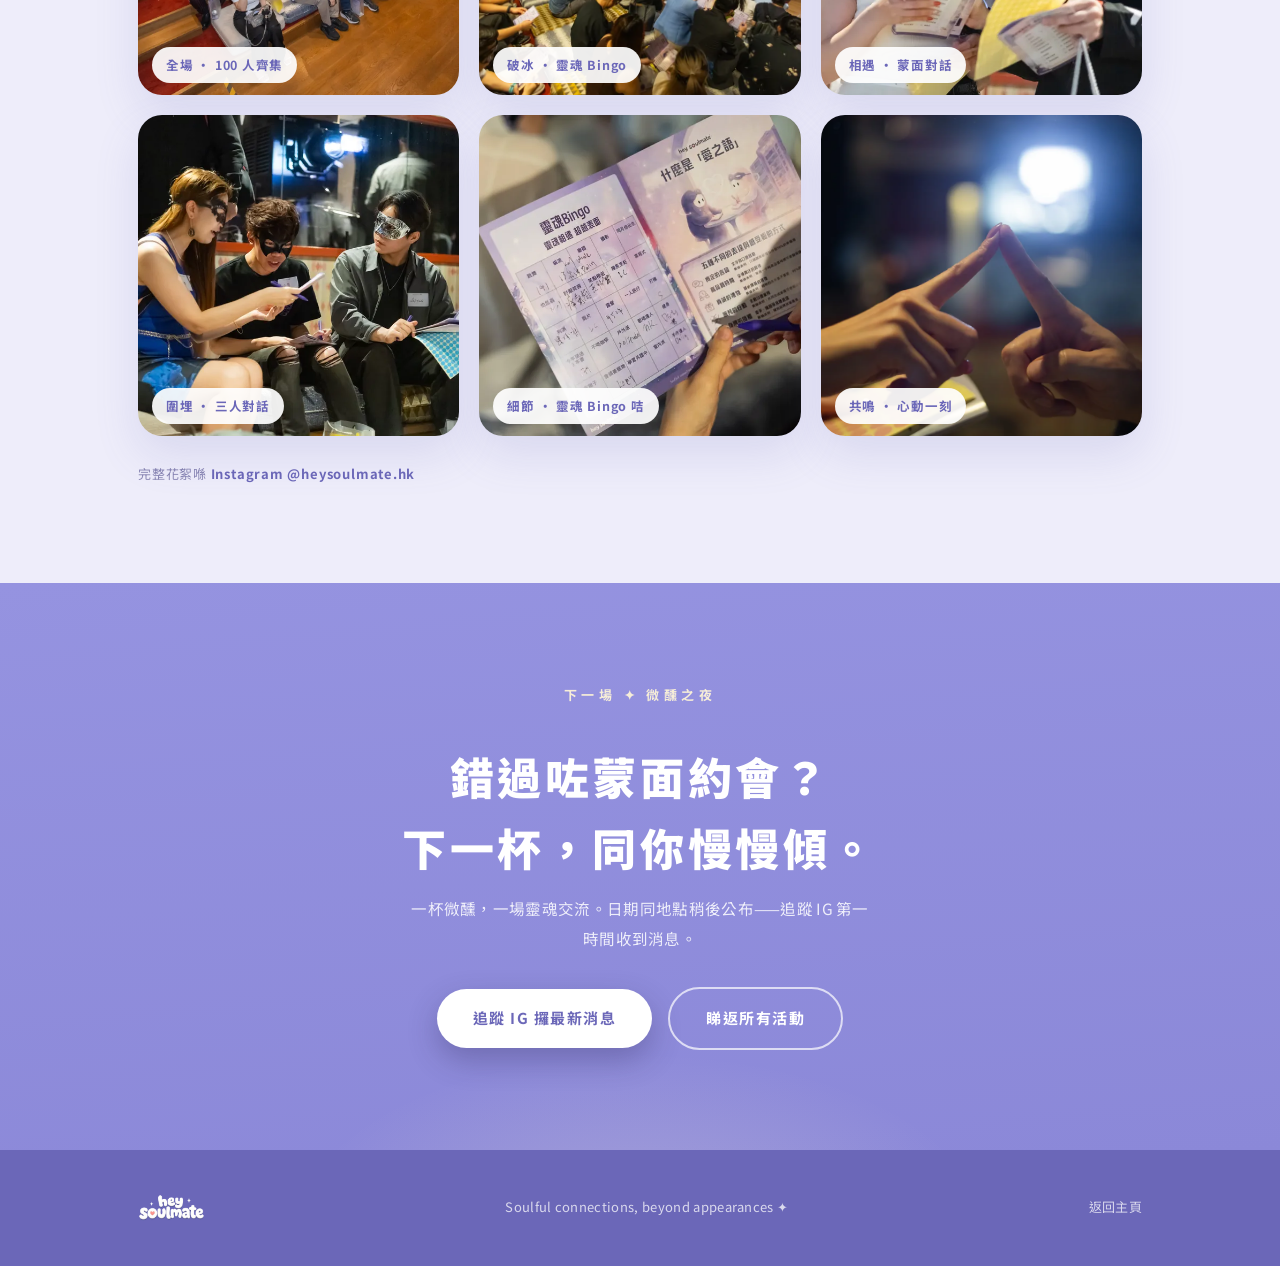
<file: events/masked-dating.html>
<!DOCTYPE html>
<html lang="zh-Hant-HK">
<head>
<meta charset="UTF-8">
<meta name="viewport" content="width=device-width, initial-scale=1.0">
<title>100人蒙面約會｜精彩回顧 — hey soulmate</title>
<meta name="description" content="一場蒙面約會，一次深度交流。100 位單身朋友喺佐敦逸東酒店，蒙上面具、卸下標籤，遇見真誠嘅靈魂。hey soulmate 活動精彩回顧。">
<link rel="icon" href="../assets/logo-clean.webp">
<link rel="preconnect" href="https://fonts.googleapis.com">
<link rel="preconnect" href="https://fonts.gstatic.com" crossorigin>
<link href="https://fonts.googleapis.com/css2?family=Baloo+2:wght@500;600;700&family=Noto+Sans+TC:wght@300;400;500;700;900&family=Noto+Serif+TC:wght@600;700;900&display=swap" rel="stylesheet">
<style>
:root{
  --peri:#A8A6E2;
  --peri-deep:#8B88D8;
  --peri-dark:#6B67B8;
  --peri-pale:#EEEDFA;
  --ink:#4A4680;
  --ink-soft:#8A87B4;
  --cream:#FBF7EF;
  --star:#F6EDD8;
  --pink:#F08296;
  --pink-soft:#F7B8C4;
  /* 蒙面之夜（暗場） */
  --night:#14101B;
  --night-2:#1E1826;
  --gold:#C9A96A;
  --gold-soft:#E5CB96;
  --gold-dim:rgba(201,169,106,.4);
  --sans:'Noto Sans TC',sans-serif;
  --serif:'Noto Serif TC',serif;
  --latin:'Baloo 2',cursive;
  --shadow:0 18px 44px rgba(107,103,184,.16);
}
*{margin:0;padding:0;box-sizing:border-box}
html{scroll-behavior:smooth}
body{font-family:var(--sans);font-weight:400;color:var(--star);background:var(--night);line-height:1.9;letter-spacing:.02em}
img{display:block;max-width:100%}
a{color:inherit;text-decoration:none}
:focus-visible{outline:3px solid var(--gold-soft);outline-offset:3px;border-radius:6px}
.wrap{max-width:1060px;margin:0 auto;padding:0 28px}

/* reveal on scroll */
.rv{opacity:0;transform:translateY(26px);transition:opacity .9s ease,transform .9s ease}
.rv.in{opacity:1;transform:none}
@media (prefers-reduced-motion:reduce){.rv{opacity:1;transform:none;transition:none}html{scroll-behavior:auto}}

/* ---------- mini nav ---------- */
nav{position:fixed;top:0;left:0;right:0;z-index:50;backdrop-filter:blur(14px);-webkit-backdrop-filter:blur(14px);background:rgba(20,16,27,.65);border-bottom:1px solid rgba(201,169,106,.18)}
.nav-inner{max-width:1060px;margin:0 auto;padding:14px 28px;display:flex;align-items:center;justify-content:space-between}
.nav-back{display:flex;align-items:center;gap:12px;font-size:14px;letter-spacing:.1em;color:var(--gold-soft)}
.nav-back img{width:38px;height:38px;border-radius:10px}
.nav-back:hover{color:#fff}
.nav-tag{font-size:12px;letter-spacing:.34em;color:var(--gold-dim);text-transform:uppercase}
@media (max-width:640px){.nav-tag{display:none}}

/* ---------- hero ---------- */
.ehero{position:relative;min-height:100svh;display:flex;align-items:center;overflow:hidden;
  background:radial-gradient(900px 600px at 50% -10%,#2A2136 0%,var(--night) 62%)}
.ehero::before{content:"";position:absolute;inset:0;background:radial-gradient(520px 700px at 50% 108%,rgba(201,169,106,.14),transparent 65%)}
.ehero-grid{position:relative;display:grid;grid-template-columns:1.1fr .9fr;gap:56px;align-items:center;padding:120px 0 90px}
.ehero .eyebrow{font-size:12.5px;letter-spacing:.42em;color:var(--gold);font-weight:500}
.ehero h1{font-family:var(--serif);font-weight:900;font-size:clamp(34px,5.2vw,60px);line-height:1.5;letter-spacing:.1em;margin:22px 0 6px;color:var(--star)}
.ehero h1 .gold{color:var(--gold-soft)}
.ehero .sub{font-family:var(--serif);font-weight:600;font-size:clamp(16px,1.9vw,20px);letter-spacing:.22em;color:rgba(246,237,216,.6);margin-bottom:34px}
.emeta{display:flex;flex-wrap:wrap;gap:12px 34px;font-size:14px;letter-spacing:.12em;color:rgba(246,237,216,.75);border-top:1px solid rgba(201,169,106,.25);padding-top:26px;max-width:480px}
.emeta b{display:block;font-size:11.5px;letter-spacing:.3em;color:var(--gold);font-weight:500;margin-bottom:2px}
.ehero-poster{position:relative}
.ehero-poster img{border-radius:14px;transform:rotate(2.5deg);box-shadow:0 40px 90px rgba(0,0,0,.65),0 0 0 1px rgba(201,169,106,.25)}
.ehero-poster::after{content:"SOLD OUT ✦ 滿座";position:absolute;top:-16px;right:-8px;background:var(--gold);color:var(--night);font-size:12.5px;font-weight:700;letter-spacing:.18em;padding:9px 18px;border-radius:999px;transform:rotate(4deg);box-shadow:0 10px 30px rgba(0,0,0,.5)}
.scroll-cue{position:absolute;bottom:26px;left:50%;transform:translateX(-50%);font-size:11px;letter-spacing:.4em;color:var(--gold-dim);writing-mode:vertical-rl;padding-top:34px}
.scroll-cue::before{content:"";position:absolute;top:0;left:50%;width:1px;height:26px;background:linear-gradient(var(--gold),transparent);animation:cue 2s ease-in-out infinite}
@keyframes cue{0%{opacity:0;transform:scaleY(.3);transform-origin:top}50%{opacity:1;transform:scaleY(1)}100%{opacity:0}}
@media (prefers-reduced-motion:reduce){.scroll-cue::before{animation:none}}
@media (max-width:880px){.ehero-grid{grid-template-columns:1fr;gap:60px;padding:130px 0 110px}.ehero-poster{max-width:420px;margin:0 auto}}

/* ---------- 數字 ---------- */
.stats{border-top:1px solid rgba(201,169,106,.2);border-bottom:1px solid rgba(201,169,106,.2);background:var(--night-2)}
.stats-grid{display:grid;grid-template-columns:repeat(3,1fr)}
.stat{padding:44px 20px;text-align:center;border-left:1px solid rgba(201,169,106,.14)}
.stat:first-child{border-left:0}
.stat .n{font-family:var(--serif);font-weight:900;font-size:clamp(30px,4vw,46px);color:var(--gold-soft);letter-spacing:.05em}
.stat .l{font-size:13px;letter-spacing:.26em;color:rgba(246,237,216,.55);margin-top:6px}
@media (max-width:640px){.stat .l{letter-spacing:.12em;font-size:12px}}

/* ---------- 故事：戴上面具 ---------- */
.story-dark{padding:130px 0 90px;background:linear-gradient(180deg,var(--night) 0%,var(--night-2) 100%)}
.story-dark .k{font-size:12.5px;letter-spacing:.42em;color:var(--gold);font-weight:500}
.story-dark h2{font-family:var(--serif);font-weight:900;font-size:clamp(28px,4vw,44px);letter-spacing:.12em;line-height:1.6;margin:18px 0 22px}
.story-dark p{max-width:560px;color:rgba(246,237,216,.72);font-size:16px}
.story-dark .mask-line{display:flex;align-items:center;gap:22px;margin-top:56px}
.mask-line svg{flex:none}
.mask-line .rule{flex:1;height:1px;background:linear-gradient(90deg,var(--gold-dim),transparent)}

/* ---------- 過渡：卸下標籤（暗→光） ---------- */
.reveal{position:relative;padding:150px 0 120px;background:linear-gradient(180deg,var(--night-2) 0%,#4A4072 34%,#8B88D8 66%,var(--peri-pale) 100%);text-align:center;overflow:hidden}
.reveal .stars-r span{position:absolute;color:var(--star);opacity:.5;animation:twk 3.6s ease-in-out infinite}
@keyframes twk{0%,100%{opacity:.2;transform:scale(.8)}50%{opacity:.85;transform:scale(1.1)}}
@media (prefers-reduced-motion:reduce){.reveal .stars-r span{animation:none}}
.reveal h2{font-family:var(--serif);font-weight:900;font-size:clamp(30px,4.6vw,52px);letter-spacing:.14em;line-height:1.7;color:#fff;text-shadow:0 4px 40px rgba(20,16,27,.35)}
.reveal .fade-mask{font-size:44px;display:inline-block;margin-bottom:26px;filter:grayscale(.2)}
.reveal p{max-width:520px;margin:22px auto 0;color:rgba(255,255,255,.92);font-size:16.5px}

/* ---------- 光場（品牌粉紫世界） ---------- */
.light{background:var(--peri-pale);color:var(--ink)}
.light .sec{padding:96px 0}
.light .k{font-size:13px;letter-spacing:.3em;color:var(--peri-deep);font-weight:700}
.light .k::before{content:"✦ ";color:var(--pink-soft)}
.light h2{font-weight:900;font-size:clamp(26px,3.8vw,40px);letter-spacing:.05em;line-height:1.55;margin:14px 0 12px}
.light .lead{max-width:600px;color:var(--ink-soft);font-size:15.5px}

/* 三步流程（真實時序） */
.flow{margin-top:60px;display:grid;grid-template-columns:repeat(3,1fr);gap:20px}
.step{background:#fff;border-radius:24px;padding:38px 30px;box-shadow:var(--shadow);position:relative}
.step .no{font-family:var(--latin);font-weight:700;font-size:15px;color:var(--pink);letter-spacing:.05em}
.step h3{font-weight:900;font-size:20px;letter-spacing:.06em;margin:10px 0 10px}
.step p{color:var(--ink-soft);font-size:14.5px}
.step::after{content:"→";position:absolute;right:-19px;top:50%;transform:translateY(-50%);font-size:20px;color:var(--peri);z-index:1}
.step:last-child::after{content:none}
@media (max-width:760px){.flow{grid-template-columns:1fr}.step::after{content:"↓";right:auto;left:50%;top:auto;bottom:-24px;transform:translateX(-50%)}}

/* 相集 */
.gal{margin-top:60px;display:grid;grid-template-columns:repeat(3,1fr);gap:20px}
.gal figure{position:relative;border-radius:24px;overflow:hidden;box-shadow:var(--shadow)}
.gal img{width:100%;aspect-ratio:1;object-fit:cover;transition:transform .5s ease}
.gal figure:hover img{transform:scale(1.04)}
.gal figcaption{position:absolute;left:14px;bottom:12px;background:rgba(255,255,255,.92);color:var(--peri-dark);font-size:12.5px;font-weight:700;letter-spacing:.06em;padding:6px 14px;border-radius:999px}
@media (max-width:640px){.gal{grid-template-columns:1fr;max-width:420px;margin-left:auto;margin-right:auto}}
.gal-note{margin-top:26px;font-size:13px;color:var(--ink-soft);letter-spacing:.06em}

/* 下一場 CTA */
.next{background:linear-gradient(175deg,#9593E0,#8B88D8);color:#fff;text-align:center;padding:100px 0;position:relative;overflow:hidden}
.next::before{content:"";position:absolute;inset:0;background:radial-gradient(500px 260px at 50% 115%,rgba(246,237,216,.25),transparent 70%)}
.next .wrap{position:relative}
.next .k{font-size:13px;letter-spacing:.34em;color:var(--star);font-weight:700}
.next h2{font-weight:900;font-size:clamp(28px,4.2vw,44px);letter-spacing:.08em;line-height:1.6;margin:16px 0 12px}
.next p{color:rgba(255,255,255,.85);max-width:460px;margin:0 auto 34px;font-size:15.5px}
.btn{display:inline-block;padding:15px 36px;border-radius:999px;font-size:15px;font-weight:700;letter-spacing:.1em;transition:transform .25s,box-shadow .25s}
.btn-white{background:#fff;color:var(--peri-dark);box-shadow:0 12px 30px rgba(42,38,84,.3)}
.btn-white:hover{transform:translateY(-2px)}
.btn-ghost{border:2px solid rgba(255,255,255,.7);color:#fff;margin-left:12px}
.btn-ghost:hover{background:rgba(255,255,255,.14)}
@media (max-width:520px){.btn-ghost{margin-left:0;margin-top:12px}}

/* footer */
footer{background:var(--peri-dark);color:rgba(255,255,255,.75);padding:44px 0;font-size:13px}
.foot{display:flex;justify-content:space-between;align-items:center;gap:20px;flex-wrap:wrap}
.foot .brand{display:flex;align-items:center}
.foot .brand img{height:28px;width:auto}
.foot a:hover{color:#fff;text-decoration:underline}
</style>
</head>
<body>

<nav aria-label="頁面導覽">
  <div class="nav-inner">
    <a class="nav-back" href="../index.html"><img src="../assets/logo-clean.webp" alt="hey soulmate logo">← 返回主頁</a>
    <span class="nav-tag">Event Recap · N°01</span>
  </div>
</nav>

<header class="ehero">
  <div class="wrap ehero-grid">
    <div class="rv in">
      <p class="eyebrow">精彩回顧 · 2026.5.24 · 佐敦逸東酒店 EATON HK</p>
      <h1>一場<span class="gold">蒙面</span>約會，<br>一次深度交流。</h1>
      <p class="sub">100 人 · 真誠相遇 · 了解自己</p>
      <div class="emeta">
        <span><b>日期</b>5 月 24 日（日）</span>
        <span><b>時間</b>下午 2:00 – 4:30</span>
        <span><b>地點</b>佐敦逸東酒店</span>
      </div>
    </div>
    <div class="ehero-poster rv in">
      <img src="../assets/masked-poster-gold.webp" alt="100人蒙面約會活動海報：戴上面具嘅男女喺酒店夜景下對望">
    </div>
  </div>
  <span class="scroll-cue" aria-hidden="true">SCROLL</span>
</header>

<section class="stats" aria-label="活動數字">
  <div class="wrap stats-grid">
    <div class="stat rv"><p class="n">100</p><p class="l">位參加者 · 滿座</p></div>
    <div class="stat rv"><p class="n">2.5</p><p class="l">小時深度交流</p></div>
    <div class="stat rv"><p class="n">1</p><p class="l">個卸下標籤嘅空間</p></div>
  </div>
</section>

<section class="story-dark">
  <div class="wrap">
    <p class="k rv">戴上面具</p>
    <h2 class="rv">蒙上面具嗰一刻，<br>先至冇人再問你做咩工。</h2>
    <p class="rv">喺香港識新朋友，頭三條問題永遠係職業、住邊、幾多歲。呢一晚，面具遮住咗樣，都遮住咗標籤——冇 CV、冇比較，淨返一個問題：你係一個點樣嘅人？</p>
    <div class="mask-line rv" aria-hidden="true">
      <svg width="58" height="34" viewBox="0 0 58 34" fill="none"><path d="M4 8 C18 2 40 2 54 8 C54 20 44 30 29 30 C14 30 4 20 4 8 Z" stroke="#C9A96A" stroke-width="1.6"/><ellipse cx="19" cy="14" rx="6" ry="4.4" stroke="#C9A96A" stroke-width="1.4"/><ellipse cx="39" cy="14" rx="6" ry="4.4" stroke="#C9A96A" stroke-width="1.4"/></svg>
      <span class="rule"></span>
    </div>
  </div>
</section>

<section class="reveal" aria-label="卸下標籤">
  <div class="stars-r" aria-hidden="true">
    <span style="top:16%;left:10%;font-size:15px">✦</span>
    <span style="top:24%;left:86%;font-size:18px;animation-delay:.9s">✦</span>
    <span style="top:52%;left:6%;font-size:12px;animation-delay:1.7s">✦</span>
    <span style="top:44%;left:92%;font-size:13px;animation-delay:.4s">✦</span>
    <span style="top:74%;left:16%;font-size:16px;animation-delay:2.3s">✦</span>
  </div>
  <div class="wrap">
    <h2 class="rv">卸下標籤之後，<br>先見到真誠嘅靈魂。</h2>
    <p class="rv">當個空間夠安全，人自然講真話。嗰晚有人搵到共鳴，有人搵到勇氣——每一個都帶咗啲嘢返屋企。</p>
  </div>
</section>

<div class="light">

  <section class="sec" aria-label="活動點樣進行">
    <div class="wrap">
      <p class="k rv">嗰晚點樣進行</p>
      <h2 class="rv">三步，由陌生到共鳴</h2>
      <div class="flow">
        <article class="step rv">
          <p class="no">Step 1</p>
          <h3>蒙面遊戲</h3>
          <p>戴上面具、抽走姓名同職業，用我哋設計嘅破冰遊戲開場——冇人識你，反而最放鬆。</p>
        </article>
        <article class="step rv">
          <p class="no">Step 2</p>
          <h3>深度交流</h3>
          <p>細組輪換，用引導話題卡跳過寒暄，直接傾價值觀、傾感受——真誠對話先至入到心。</p>
        </article>
        <article class="step rv">
          <p class="no">Step 3</p>
          <h3>找到共鳴</h3>
          <p>最後互選心動對象。留低嘅唔一定係愛情——仲有朋友、共鳴，同一個更了解自己嘅你。</p>
        </article>
      </div>
    </div>
  </section>

  <section class="sec" style="padding-top:0" aria-label="回顧相集">
    <div class="wrap">
      <p class="k rv">現場回顧</p>
      <h2 class="rv">嗰晚嘅一啲時刻</h2>
      <div class="gal">
        <figure class="rv"><img src="../assets/photo-group.webp" alt="100 人蒙面約會現場大合照，佐敦逸東酒店" loading="lazy" decoding="async"><figcaption>全場 · 100 人齊集</figcaption></figure>
        <figure class="rv"><img src="../assets/photo-bingo.webp" alt="靈魂 Bingo 遊戲畫面同現場氣氛" loading="lazy" decoding="async"><figcaption>破冰 · 靈魂 Bingo</figcaption></figure>
        <figure class="rv"><img src="../assets/photo-mask1.webp" alt="蒙面參加者，發光面具對話一刻" loading="lazy" decoding="async"><figcaption>相遇 · 蒙面對話</figcaption></figure>
        <figure class="rv"><img src="../assets/photo-mask2.webp" alt="三位蒙面參加者圍埋傾偈" loading="lazy" decoding="async"><figcaption>圍埋 · 三人對話</figcaption></figure>
        <figure class="rv"><img src="../assets/photo-card.webp" alt="hey soulmate 品牌靈魂 Bingo 咭近鏡" loading="lazy" decoding="async"><figcaption>細節 · 靈魂 Bingo 咭</figcaption></figure>
        <figure class="rv"><img src="../assets/photo-hands.webp" alt="兩位參加者手指相觸，砌成心形" loading="lazy" decoding="async"><figcaption>共鳴 · 心動一刻</figcaption></figure>
      </div>
      <p class="gal-note rv">完整花絮喺 <a href="https://www.instagram.com/heysoulmate.hk" target="_blank" rel="noopener" style="color:var(--peri-dark);font-weight:700">Instagram @heysoulmate.hk</a></p>
    </div>
  </section>

</div>

<section class="next">
  <div class="wrap">
    <p class="k rv">下一場 ✦ 微醺之夜</p>
    <h2 class="rv">錯過咗蒙面約會？<br>下一杯，同你慢慢傾。</h2>
    <p class="rv">一杯微醺，一場靈魂交流。日期同地點稍後公布——追蹤 IG 第一時間收到消息。</p>
    <div class="rv">
      <a class="btn btn-white" href="https://www.instagram.com/heysoulmate.hk" target="_blank" rel="noopener">追蹤 IG 攞最新消息</a>
      <a class="btn btn-ghost" href="../index.html#experience">睇返所有活動</a>
    </div>
  </div>
</section>

<footer>
  <div class="wrap foot">
    <div class="brand"><img src="../assets/logo-wordmark-white.webp" alt="hey soulmate" loading="lazy" decoding="async"></div>
    <p>Soulful connections, beyond appearances ✦</p>
    <a href="../index.html">返回主頁</a>
  </div>
</footer>

<script>
(function(){
  var els=[].slice.call(document.querySelectorAll('.rv'));
  var io=new IntersectionObserver(function(es){es.forEach(function(e){if(e.isIntersecting){e.target.classList.add('in');io.unobserve(e.target)}})},{threshold:.05,rootMargin:'0px 0px -4% 0px'});
  els.forEach(function(el){io.observe(el)});
  function sweep(){
    var vh=window.innerHeight;
    els=els.filter(function(el){
      var r=el.getBoundingClientRect();
      if(r.top<vh*0.96&&r.bottom>0){el.classList.add('in');io.unobserve(el);return false}
      return true;
    });
    if(!els.length){window.removeEventListener('scroll',sweep)}
  }
  window.addEventListener('scroll',sweep,{passive:true});
  var t=setInterval(function(){sweep();if(!els.length)clearInterval(t)},350);
  sweep();
})();
</script>
</body>
</html>
</file>
